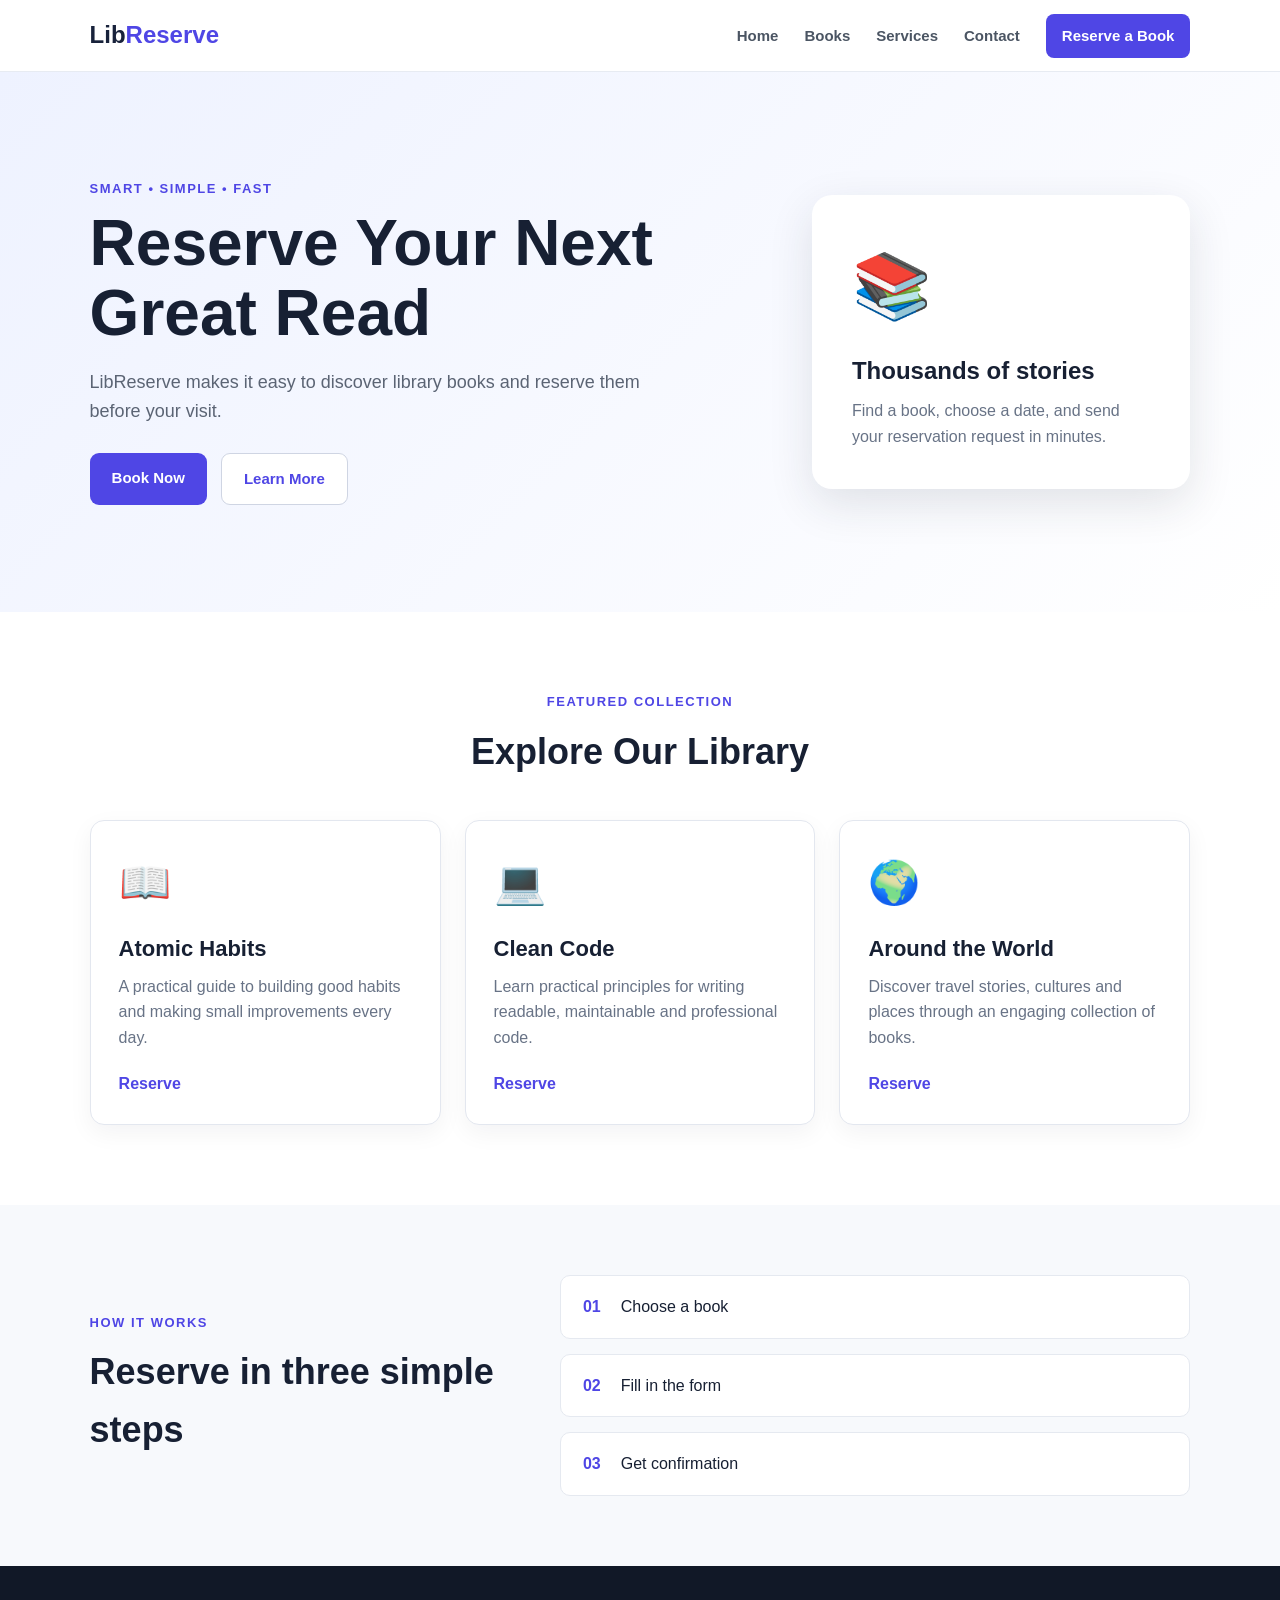
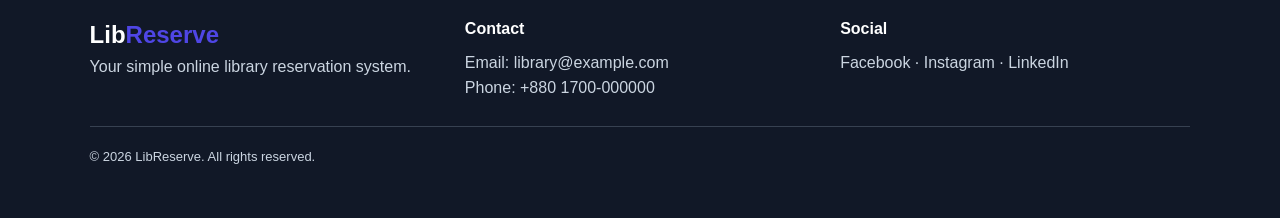
<file: index.html>
<!DOCTYPE html>
<html lang="en">
<head>
  <meta charset="UTF-8">
  <meta name="viewport" content="width=device-width, initial-scale=1.0">
  <title>LibReserve | Library Reservation</title>
  <link rel="stylesheet" href="style.css">
</head>
<body>
  <header class="navbar">
    <a class="logo" href="index.html">Lib<span>Reserve</span></a>

    <button class="menu-btn" id="menuBtn" aria-label="Open menu">☰</button>

    <nav id="navMenu">
      <a href="index.html">Home</a>
      <a href="#books">Books</a>
      <a href="#services">Services</a>
      <a href="#contact">Contact</a>
      <a class="nav-book" href="reservation.html">Reserve a Book</a>
    </nav>
  </header>

  <main>
    <section class="hero">
      <div class="hero-content">
        <p class="eyebrow">SMART • SIMPLE • FAST</p>
        <h1>Reserve Your Next Great Read</h1>
        <p>LibReserve makes it easy to discover library books and reserve them before your visit.</p>
        <div class="hero-buttons">
          <a class="btn primary" href="reservation.html">Book Now</a>
          <a class="btn secondary" href="#books">Learn More</a>
        </div>
      </div>
      <div class="hero-card">
        <div class="book-icon">📚</div>
        <h3>Thousands of stories</h3>
        <p>Find a book, choose a date, and send your reservation request in minutes.</p>
      </div>
    </section>

    <section class="section" id="books">
      <div class="section-heading">
        <p class="eyebrow">FEATURED COLLECTION</p>
        <h2>Explore Our Library</h2>
      </div>

      <div class="cards" id="services">
        <article class="card">
          <div class="card-icon">📖</div>
          <h3>Atomic Habits</h3>
          <p>A practical guide to building good habits and making small improvements every day.</p>
          <a href="reservation.html?book=Atomic%20Habits" class="card-btn">Reserve</a>
        </article>

        <article class="card">
          <div class="card-icon">💻</div>
          <h3>Clean Code</h3>
          <p>Learn practical principles for writing readable, maintainable and professional code.</p>
          <a href="reservation.html?book=Clean%20Code" class="card-btn">Reserve</a>
        </article>

        <article class="card">
          <div class="card-icon">🌍</div>
          <h3>Around the World</h3>
          <p>Discover travel stories, cultures and places through an engaging collection of books.</p>
          <a href="reservation.html?book=Around%20the%20World" class="card-btn">Reserve</a>
        </article>
      </div>
    </section>

    <section class="info-section">
      <div>
        <p class="eyebrow">HOW IT WORKS</p>
        <h2>Reserve in three simple steps</h2>
      </div>
      <div class="steps">
        <div><strong>01</strong><span>Choose a book</span></div>
        <div><strong>02</strong><span>Fill in the form</span></div>
        <div><strong>03</strong><span>Get confirmation</span></div>
      </div>
    </section>
  </main>

  <footer id="contact">
    <div>
      <a class="logo" href="index.html">Lib<span>Reserve</span></a>
      <p>Your simple online library reservation system.</p>
    </div>
    <div>
      <h4>Contact</h4>
      <p>Email: library@example.com</p>
      <p>Phone: +880 1700-000000</p>
    </div>
    <div>
      <h4>Social</h4>
      <p><a href="#">Facebook</a> · <a href="#">Instagram</a> · <a href="#">LinkedIn</a></p>
    </div>
    <p class="copyright">© 2026 LibReserve. All rights reserved.</p>
  </footer>

  <script src="script.js"></script>
</body>
</html>
</file>
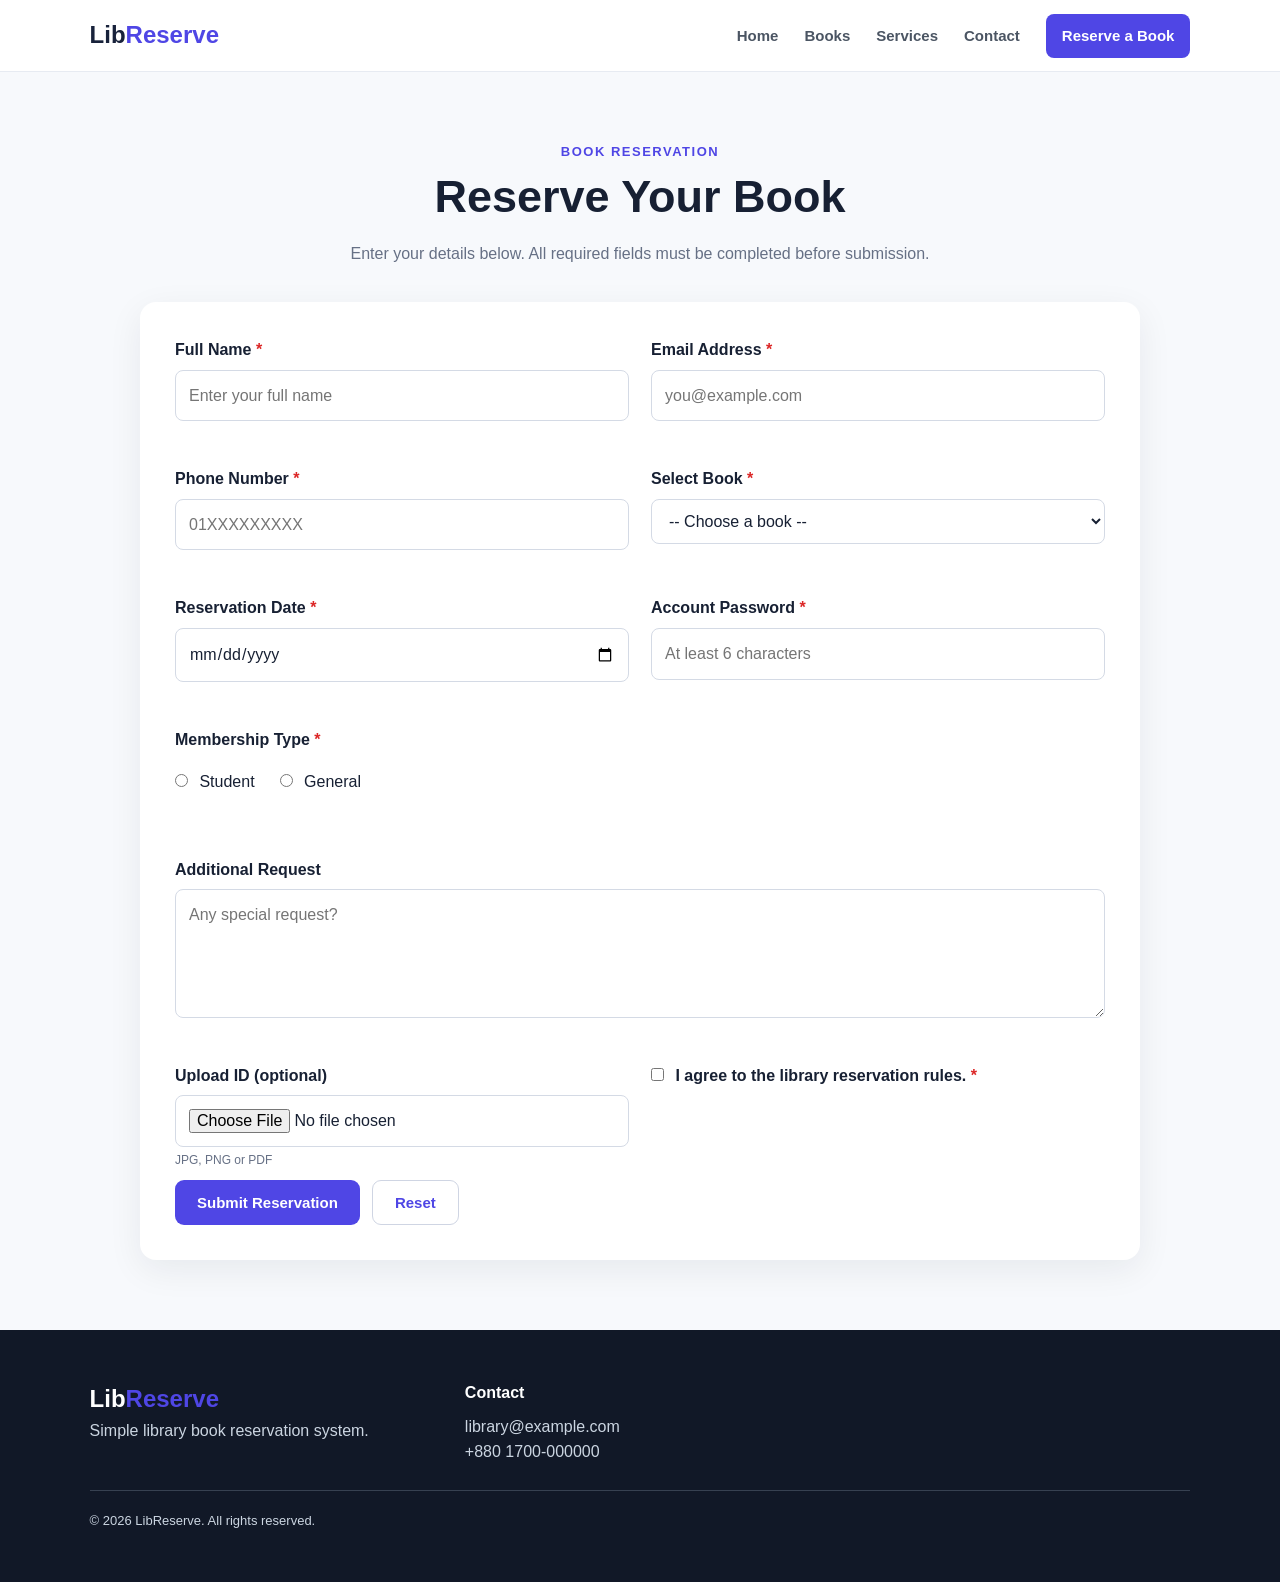
<file: reservation.html>
<!DOCTYPE html>
<html lang="en">
<head>
  <meta charset="UTF-8">
  <meta name="viewport" content="width=device-width, initial-scale=1.0">
  <title>Reserve a Book | LibReserve</title>
  <link rel="stylesheet" href="style.css">
</head>
<body>
  <header class="navbar">
    <a class="logo" href="index.html">Lib<span>Reserve</span></a>
    <button class="menu-btn" id="menuBtn" aria-label="Open menu">☰</button>
    <nav id="navMenu">
      <a href="index.html">Home</a>
      <a href="index.html#books">Books</a>
      <a href="index.html#services">Services</a>
      <a href="index.html#contact">Contact</a>
      <a class="nav-book" href="reservation.html">Reserve a Book</a>
    </nav>
  </header>

  <main class="form-page">
    <div class="form-intro">
      <p class="eyebrow">BOOK RESERVATION</p>
      <h1>Reserve Your Book</h1>
      <p>Enter your details below. All required fields must be completed before submission.</p>
    </div>

    <form id="reservationForm" novalidate>
      <div class="form-grid">

        <div class="field">
          <label for="name">Full Name <span>*</span></label>
          <input type="text" id="name" name="name" placeholder="Enter your full name" required>
          <small class="error" id="nameError"></small>
        </div>

        <div class="field">
          <label for="email">Email Address <span>*</span></label>
          <input type="email" id="email" name="email" placeholder="you@example.com" required>
          <small class="error" id="emailError"></small>
        </div>

        <div class="field">
          <label for="phone">Phone Number <span>*</span></label>
          <input type="tel" id="phone" name="phone" placeholder="01XXXXXXXXX" required>
          <small class="error" id="phoneError"></small>
        </div>

        <div class="field">
          <label for="book">Select Book <span>*</span></label>
          <select id="book" name="book" required>
            <option value="">-- Choose a book --</option>
            <option>Atomic Habits</option>
            <option>Clean Code</option>
            <option>Around the World</option>
            <option>Introduction to Algorithms</option>
          </select>
          <small class="error" id="bookError"></small>
        </div>

        <div class="field">
          <label for="date">Reservation Date <span>*</span></label>
          <input type="date" id="date" name="date" required>
          <small class="error" id="dateError"></small>
        </div>

        <div class="field">
          <label for="password">Account Password <span>*</span></label>
          <input type="password" id="password" name="password"
                 placeholder="At least 6 characters" required>
          <small class="error" id="passwordError"></small>
        </div>

        <div class="field full">
          <label>Membership Type <span>*</span></label>
          <div class="radio-group">
            <label><input type="radio" name="membership" value="Student"> Student</label>
            <label><input type="radio" name="membership" value="General"> General</label>
          </div>
          <small class="error" id="membershipError"></small>
        </div>

        <div class="field full">
          <label for="notes">Additional Request</label>
          <textarea id="notes" name="notes" rows="4" placeholder="Any special request?"></textarea>
          <small class="error" id="notesError"></small>
        </div>

        <div class="field">
          <label for="idFile">Upload ID (optional)</label>
          <input type="file" id="idFile" name="idFile" accept=".jpg,.jpeg,.png,.pdf">
          <small class="hint">JPG, PNG or PDF</small>
        </div>

        <div class="field terms-field">
          <label class="check-label">
            <input type="checkbox" id="terms" name="terms">
            I agree to the library reservation rules. <span>*</span>
          </label>
          <small class="error" id="termsError"></small>
        </div>

      </div>

      <div class="form-actions">
        <button type="submit" class="btn primary">Submit Reservation</button>
        <button type="reset" class="btn reset-btn" id="resetBtn">Reset</button>
      </div>

      <div id="successBox" class="success-box" hidden></div>
    </form>
  </main>

  <footer>
    <div>
      <a class="logo" href="index.html">Lib<span>Reserve</span></a>
      <p>Simple library book reservation system.</p>
    </div>
    <div>
      <h4>Contact</h4>
      <p>library@example.com</p>
      <p>+880 1700-000000</p>
    </div>
    <p class="copyright">© 2026 LibReserve. All rights reserved.</p>
  </footer>

  <script src="script.js"></script>
</body>
</html>
</file>
<file: style.css>
* {
  box-sizing: border-box;
  margin: 0;
  padding: 0;
}

html {
  scroll-behavior: smooth;
}

body {
  font-family: Arial, Helvetica, sans-serif;
  color: #172033;
  background: #f7f9fc;
  line-height: 1.6;
}

a {
  color: inherit;
  text-decoration: none;
}

.navbar {
  min-height: 72px;
  background: white;
  display: flex;
  align-items: center;
  justify-content: space-between;
  padding: 0 7%;
  border-bottom: 1px solid #e7ebf2;
  position: sticky;
  top: 0;
  z-index: 10;
}

.logo {
  font-size: 24px;
  font-weight: 800;
  color: #18223b;
}

.logo span {
  color: #4f46e5;
}

nav {
  display: flex;
  align-items: center;
  gap: 26px;
}

nav a {
  font-size: 15px;
  color: #4b5563;
  font-weight: 600;
}

nav a:hover {
  color: #4f46e5;
}

.nav-book {
  background: #4f46e5;
  color: white !important;
  padding: 10px 16px;
  border-radius: 8px;
}

.menu-btn {
  display: none;
  border: 0;
  background: transparent;
  font-size: 28px;
  cursor: pointer;
}

.hero {
  min-height: 540px;
  padding: 80px 7%;
  display: grid;
  grid-template-columns: 1.4fr .8fr;
  gap: 60px;
  align-items: center;
  background: linear-gradient(135deg, #eef2ff, #ffffff);
}

.eyebrow {
  color: #4f46e5;
  font-size: 13px;
  font-weight: 800;
  letter-spacing: 1.5px;
  margin-bottom: 10px;
}

.hero h1,
.form-intro h1 {
  font-size: clamp(38px, 5vw, 64px);
  line-height: 1.08;
  margin-bottom: 20px;
}

.hero-content > p:not(.eyebrow) {
  max-width: 600px;
  color: #5b6474;
  font-size: 18px;
}

.hero-buttons {
  display: flex;
  gap: 14px;
  margin-top: 28px;
}

.btn {
  display: inline-block;
  border: 0;
  cursor: pointer;
  padding: 13px 22px;
  border-radius: 9px;
  font-weight: 700;
  font-size: 15px;
  transition: .2s;
}

.btn:hover,
.card-btn:hover {
  transform: translateY(-2px);
}

.primary {
  background: #4f46e5;
  color: white;
}

.secondary,
.reset-btn {
  background: white;
  color: #4f46e5;
  border: 1px solid #cfd5e3;
}

.hero-card {
  background: white;
  padding: 40px;
  border-radius: 20px;
  box-shadow: 0 15px 45px rgba(30, 41, 59, .12);
}

.book-icon {
  font-size: 64px;
  margin-bottom: 15px;
}

.hero-card h3 {
  font-size: 24px;
  margin-bottom: 8px;
}

.hero-card p {
  color: #687386;
}

.section {
  padding: 80px 7%;
  background: white;
}

.section-heading {
  text-align: center;
  margin-bottom: 40px;
}

.section-heading h2,
.info-section h2 {
  font-size: 36px;
}

.cards {
  display: grid;
  grid-template-columns: repeat(3, 1fr);
  gap: 24px;
}

.card {
  border: 1px solid #e3e7ef;
  border-radius: 14px;
  padding: 28px;
  background: #fff;
  box-shadow: 0 8px 25px rgba(15, 23, 42, .05);
}

.card-icon {
  font-size: 42px;
  margin-bottom: 14px;
}

.card h3 {
  font-size: 22px;
  margin-bottom: 8px;
}

.card p {
  color: #687386;
  margin-bottom: 20px;
}

.card-btn {
  display: inline-block;
  color: #4f46e5;
  font-weight: 800;
}

.info-section {
  padding: 70px 7%;
  display: grid;
  grid-template-columns: .8fr 1.2fr;
  gap: 50px;
  align-items: center;
}

.steps {
  display: grid;
  gap: 15px;
}

.steps div {
  background: white;
  border: 1px solid #e5e9f0;
  padding: 18px 22px;
  border-radius: 10px;
  display: flex;
  gap: 20px;
}

.steps strong {
  color: #4f46e5;
}

footer {
  background: #111827;
  color: #cbd5e1;
  padding: 50px 7%;
  display: grid;
  grid-template-columns: 1fr 1fr 1fr;
  gap: 25px;
}

footer .logo {
  color: white;
}

footer h4 {
  color: white;
  margin-bottom: 8px;
}

footer a:hover {
  color: white;
}

.copyright {
  grid-column: 1 / -1;
  padding-top: 20px;
  border-top: 1px solid #374151;
  font-size: 13px;
}

.form-page {
  max-width: 1050px;
  margin: 0 auto;
  padding: 70px 25px;
}

.form-intro {
  text-align: center;
  margin-bottom: 35px;
}

.form-intro h1 {
  font-size: 45px;
}

.form-intro > p:last-child {
  color: #667085;
}

form {
  background: white;
  padding: 35px;
  border-radius: 16px;
  box-shadow: 0 10px 35px rgba(15, 23, 42, .07);
}

.form-grid {
  display: grid;
  grid-template-columns: 1fr 1fr;
  gap: 22px;
}

.field {
  display: flex;
  flex-direction: column;
}

.field.full {
  grid-column: 1 / -1;
}

.field label {
  font-weight: 700;
  margin-bottom: 7px;
}

.field label span,
.check-label span {
  color: #dc2626;
}

input,
select,
textarea {
  width: 100%;
  border: 1px solid #d4dae5;
  border-radius: 8px;
  padding: 12px 13px;
  font: inherit;
  color: #172033;
  background: white;
  outline: none;
}

input:focus,
select:focus,
textarea:focus {
  border-color: #4f46e5;
  box-shadow: 0 0 0 3px rgba(79, 70, 229, .1);
}

.radio-group {
  display: flex;
  gap: 25px;
  padding: 10px 0;
}

.radio-group label,
.check-label {
  font-weight: 500;
}

.radio-group input,
.check-label input {
  width: auto;
  margin-right: 7px;
}

.error {
  color: #dc2626;
  font-size: 13px;
  min-height: 19px;
  margin-top: 4px;
}

.hint {
  color: #667085;
  font-size: 12px;
  margin-top: 4px;
}

.form-actions {
  display: flex;
  gap: 12px;
  margin-top: 10px;
}

.success-box {
  margin-top: 25px;
  padding: 20px;
  border-radius: 10px;
  background: #ecfdf3;
  border: 1px solid #a7f3d0;
  color: #166534;
}

@media (max-width: 800px) {
  .menu-btn {
    display: block;
  }

  nav {
    display: none;
    position: absolute;
    top: 72px;
    left: 0;
    right: 0;
    background: white;
    padding: 20px 7%;
    flex-direction: column;
    align-items: stretch;
    box-shadow: 0 10px 20px rgba(0,0,0,.08);
  }

  nav.show {
    display: flex;
  }

  .hero,
  .info-section {
    grid-template-columns: 1fr;
  }

  .cards {
    grid-template-columns: 1fr;
  }

  footer {
    grid-template-columns: 1fr;
  }

  .copyright {
    grid-column: auto;
  }
}

@media (max-width: 600px) {
  .hero {
    padding: 55px 6%;
  }

  .section,
  .info-section {
    padding: 55px 6%;
  }

  .form-page {
    padding: 50px 15px;
  }

  form {
    padding: 22px;
  }

  .form-grid {
    grid-template-columns: 1fr;
  }

  .field.full {
    grid-column: auto;
  }

  .hero-buttons,
  .form-actions {
    flex-direction: column;
  }

  .btn {
    text-align: center;
  }
}
</file>
